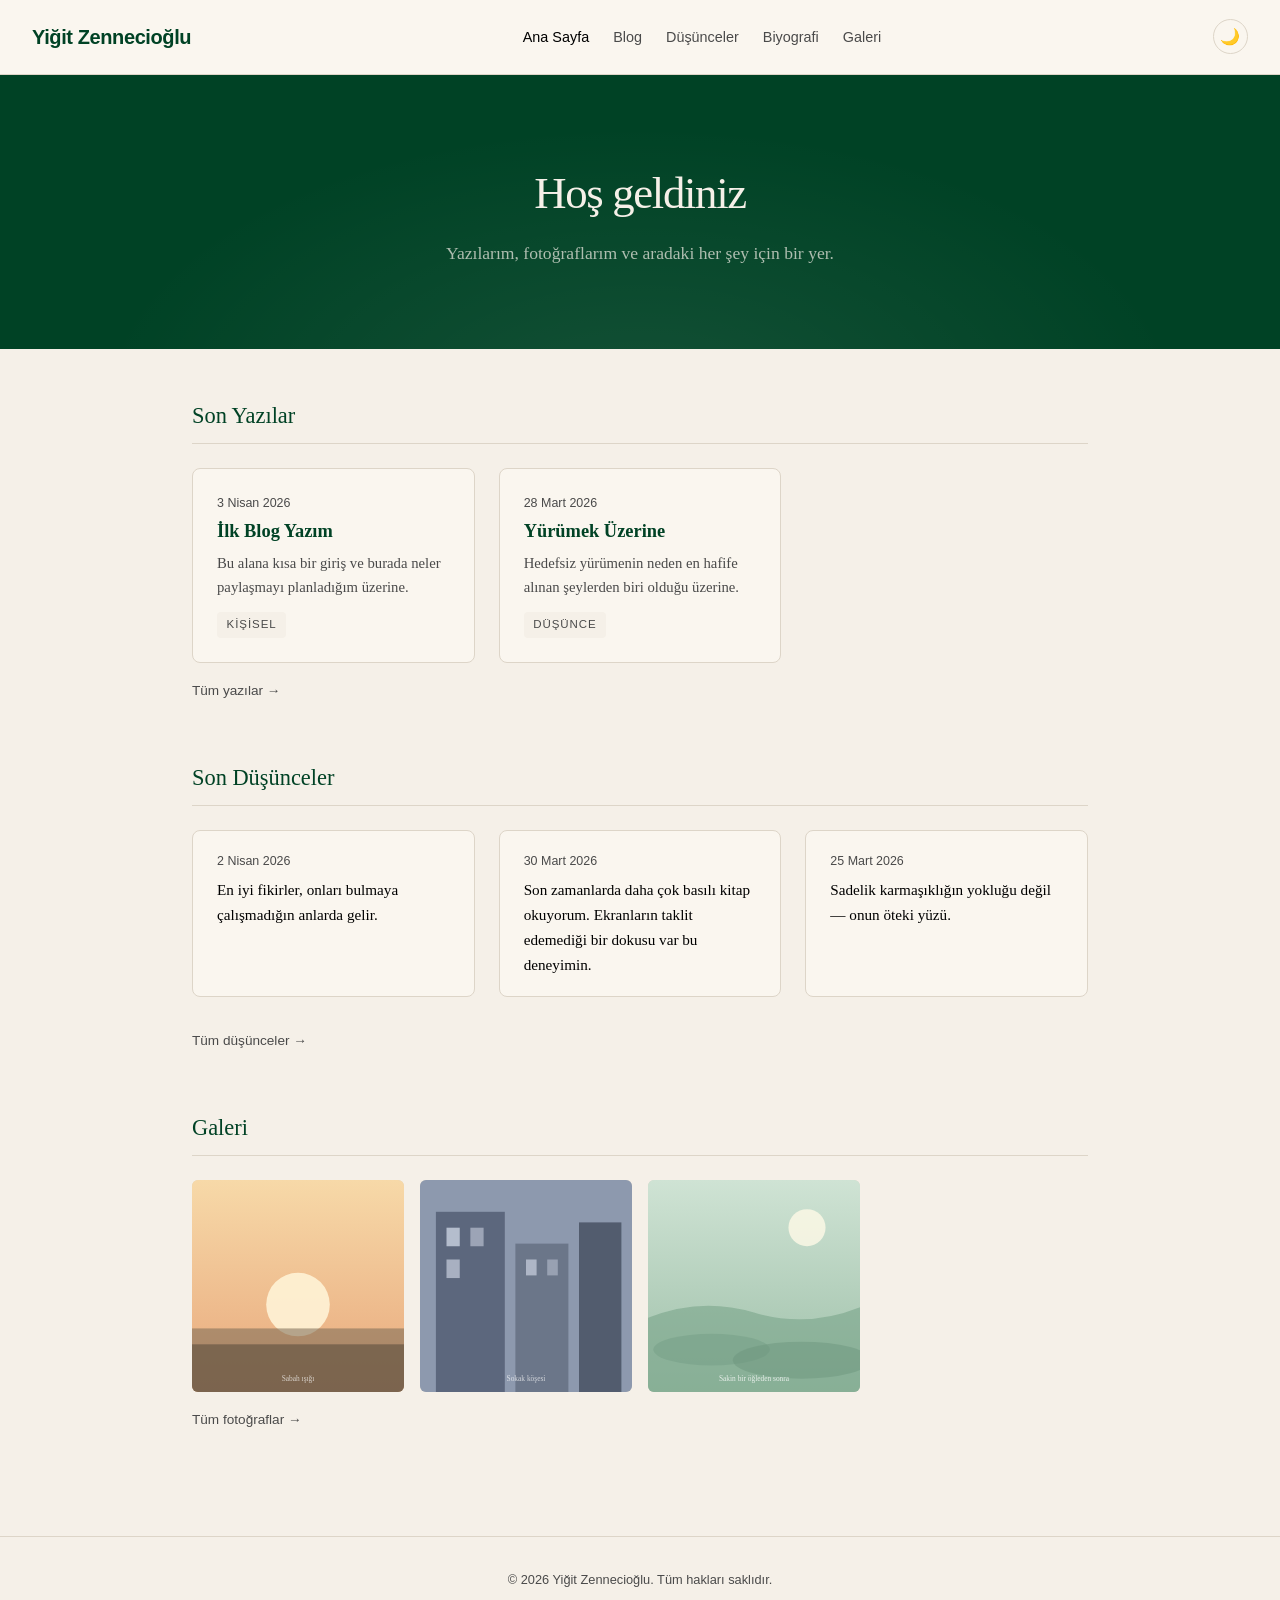
<file: index.html>
<!DOCTYPE html>
<html lang="tr">
<head>
  <meta charset="UTF-8">
  <meta name="viewport" content="width=device-width, initial-scale=1.0">
  <title>Yiğit Zennecioğlu — Kişisel Site</title>
  <meta name="description" content="Yiğit Zennecioğlu'nun kişisel sitesi: blog yazıları, kısa düşünceler ve fotoğraflar.">
  <meta property="og:title" content="Yiğit Zennecioğlu — Kişisel Site">
  <meta property="og:description" content="Blog yazıları, kısa düşünceler ve fotoğraflar.">
  <meta property="og:type" content="website">
  <link rel="icon" type="image/svg+xml" href="favicon.svg">
  <link rel="alternate" type="application/rss+xml" title="Blog RSS" href="feed.xml">
  <link rel="stylesheet" href="css/style.css">
  <script>const t = localStorage.getItem('theme'); if (t) document.documentElement.dataset.theme = t;</script>
</head>
<body>

  <nav class="nav">
    <a href="index.html" class="nav-logo">Yiğit Zennecioğlu</a>
    <div class="nav-links">
      <a href="index.html" class="active">Ana Sayfa</a>
      <a href="blog.html">Blog</a>
      <a href="thoughts.html">Düşünceler</a>
      <a href="biography.html">Biyografi</a>
      <a href="gallery.html">Galeri</a>
    </div>
    <div class="nav-right">
      <button class="theme-toggle" aria-label="Tema değiştir"></button>
      <button class="nav-toggle" aria-label="Menüyü aç/kapat" aria-expanded="false">&#9776;</button>
    </div>
  </nav>

  <header class="hero">
    <div class="hero-content">
      <h1>Hoş geldiniz</h1>
      <p>Yazılarım, fotoğraflarım ve aradaki her şey için bir yer.</p>
    </div>
  </header>

  <main class="container">

    <section class="home-section">
      <h2>Son Yazılar</h2>
      <div class="card-grid" id="latest-blogs">
        <!-- JS ile doldurulur -->
      </div>
      <a href="blog.html" class="see-all">Tüm yazılar &rarr;</a>
    </section>

    <section class="home-section">
      <h2>Son Düşünceler</h2>
      <div class="card-grid" id="latest-thoughts">
        <!-- JS ile doldurulur -->
      </div>
      <a href="thoughts.html" class="see-all">Tüm düşünceler &rarr;</a>
    </section>

    <section class="home-section">
      <h2>Galeri</h2>
      <div class="gallery-preview" id="gallery-preview">
        <!-- JS ile doldurulur -->
      </div>
      <a href="gallery.html" class="see-all">Tüm fotoğraflar &rarr;</a>
    </section>

  </main>

  <footer class="footer">
    <p>&copy; <span id="year">2026</span> Yiğit Zennecioğlu. Tüm hakları saklıdır.</p>
  </footer>

  <script src="js/content.js"></script>
  <script src="js/main.js"></script>
</body>
</html>
</file>
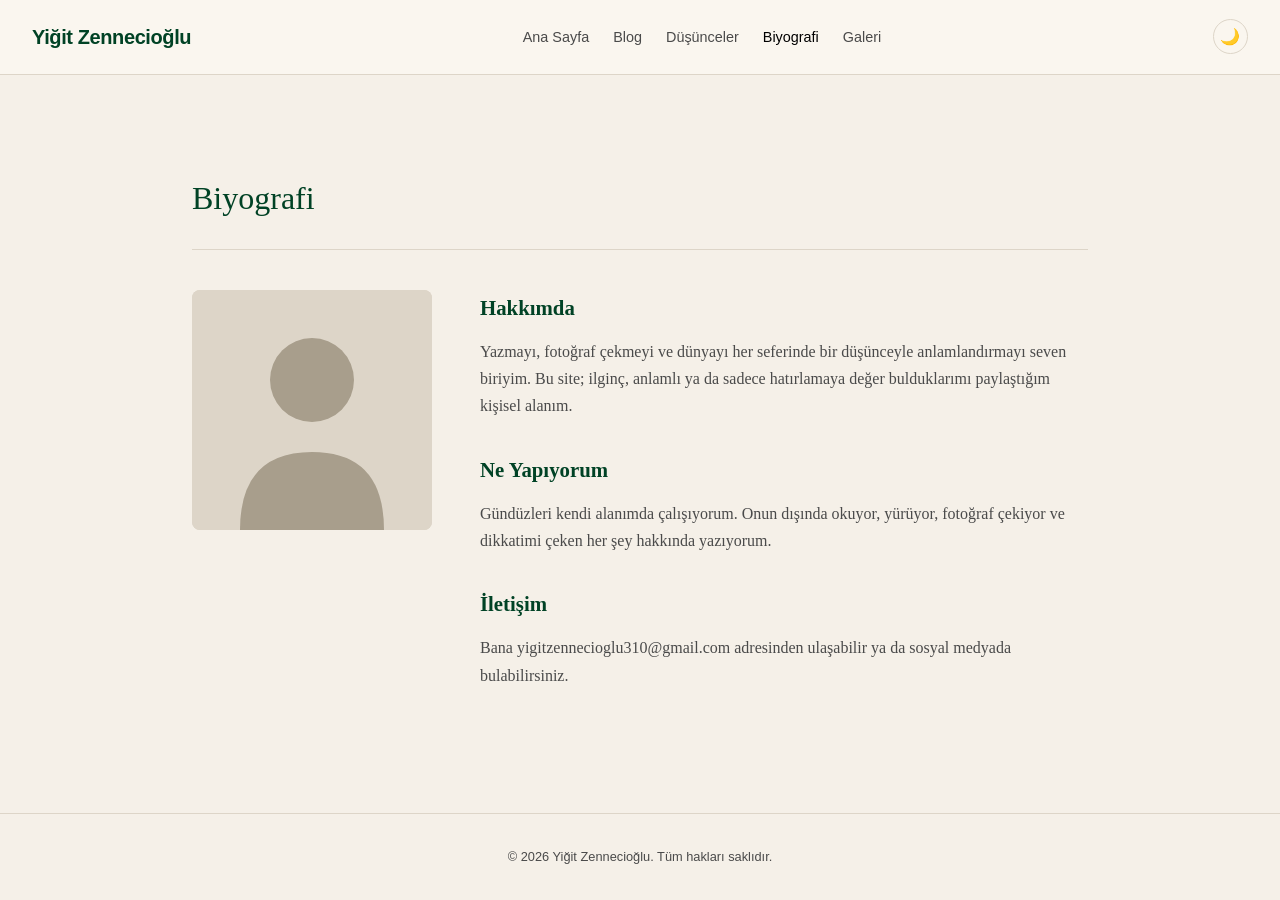
<file: biography.html>
<!DOCTYPE html>
<html lang="tr">
<head>
  <meta charset="UTF-8">
  <meta name="viewport" content="width=device-width, initial-scale=1.0">
  <title>Biyografi — Yiğit Zennecioğlu</title>
  <meta name="description" content="Yiğit Zennecioğlu hakkında: kim olduğum, ne yaptığım ve bana nasıl ulaşabileceğiniz.">
  <meta property="og:title" content="Biyografi — Yiğit Zennecioğlu">
  <meta property="og:description" content="Kim olduğum, ne yaptığım ve bana nasıl ulaşabileceğiniz.">
  <meta property="og:type" content="profile">
  <link rel="icon" type="image/svg+xml" href="favicon.svg">
  <link rel="alternate" type="application/rss+xml" title="Blog RSS" href="feed.xml">
  <link rel="stylesheet" href="css/style.css">
  <script>const t = localStorage.getItem('theme'); if (t) document.documentElement.dataset.theme = t;</script>
</head>
<body>
  <nav class="nav">
    <a href="index.html" class="nav-logo">Yiğit Zennecioğlu</a>
    <div class="nav-links">
      <a href="index.html">Ana Sayfa</a>
      <a href="blog.html">Blog</a>
      <a href="thoughts.html">Düşünceler</a>
      <a href="biography.html">Biyografi</a>
      <a href="gallery.html">Galeri</a>
    </div>
    <div class="nav-right">
      <button class="theme-toggle" aria-label="Tema değiştir"></button>
      <button class="nav-toggle" aria-label="Menüyü aç/kapat" aria-expanded="false">&#9776;</button>
    </div>
  </nav>
  <main class="container">
    <div class="page-header">
      <h1>Biyografi</h1>
    </div>
    <div id="bio-content"></div>
  </main>
  <footer class="footer">
    <p>&copy; <span id="year">2026</span> Yiğit Zennecioğlu. Tüm hakları saklıdır.</p>
  </footer>
  <script src="js/content.js"></script>
  <script src="js/main.js"></script>
</body>
</html>
</file>
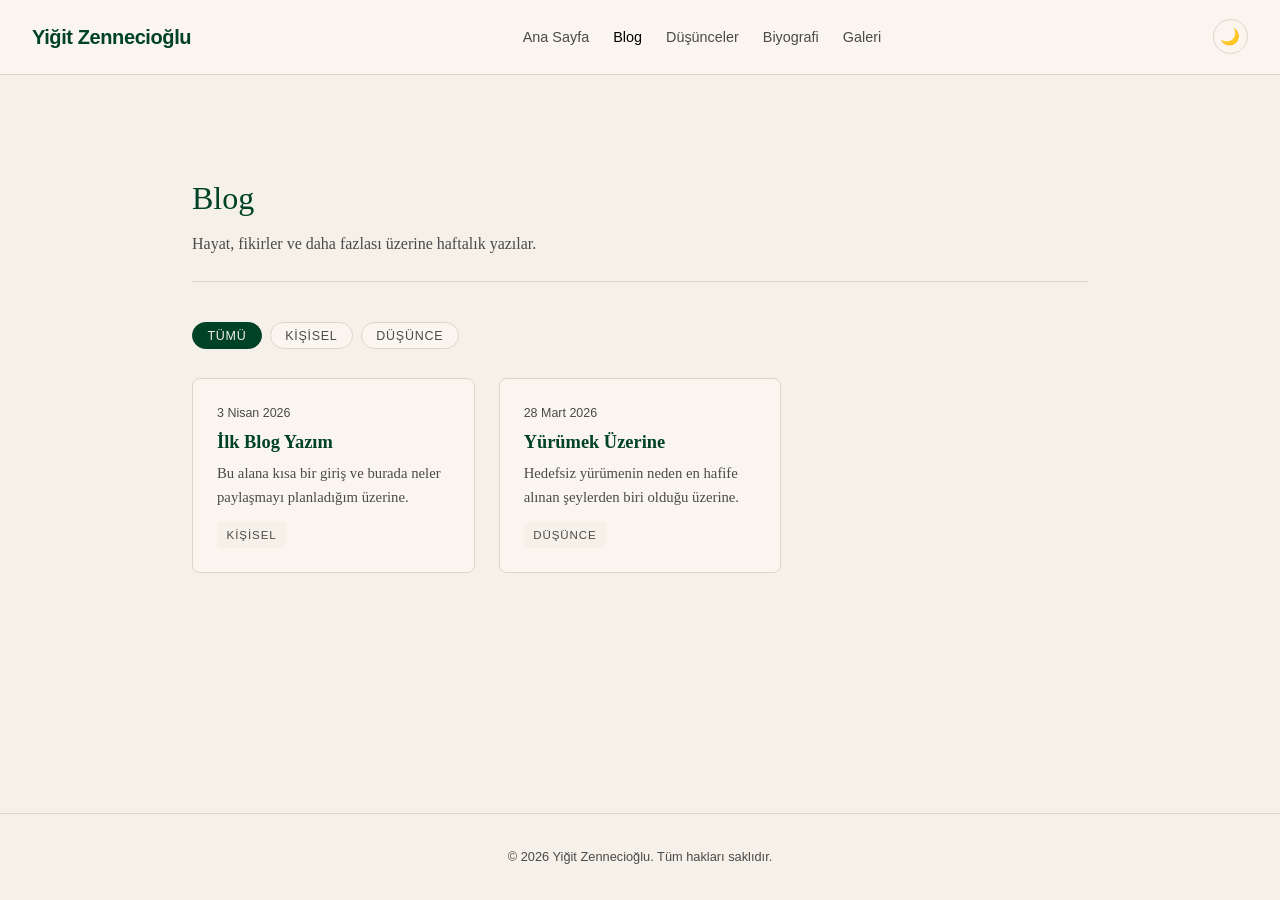
<file: blog.html>
<!DOCTYPE html>
<html lang="tr">
<head>
  <meta charset="UTF-8">
  <meta name="viewport" content="width=device-width, initial-scale=1.0">
  <title>Blog — Yiğit Zennecioğlu</title>
  <meta name="description" content="Hayat, fikirler ve daha fazlası üzerine haftalık yazılar.">
  <meta property="og:title" content="Blog — Yiğit Zennecioğlu">
  <meta property="og:description" content="Hayat, fikirler ve daha fazlası üzerine haftalık yazılar.">
  <meta property="og:type" content="website">
  <link rel="icon" type="image/svg+xml" href="favicon.svg">
  <link rel="alternate" type="application/rss+xml" title="Blog RSS" href="feed.xml">
  <link rel="stylesheet" href="css/style.css">
  <script>const t = localStorage.getItem('theme'); if (t) document.documentElement.dataset.theme = t;</script>
</head>
<body>
  <nav class="nav">
    <a href="index.html" class="nav-logo">Yiğit Zennecioğlu</a>
    <div class="nav-links">
      <a href="index.html">Ana Sayfa</a>
      <a href="blog.html">Blog</a>
      <a href="thoughts.html">Düşünceler</a>
      <a href="biography.html">Biyografi</a>
      <a href="gallery.html">Galeri</a>
    </div>
    <div class="nav-right">
      <button class="theme-toggle" aria-label="Tema değiştir"></button>
      <button class="nav-toggle" aria-label="Menüyü aç/kapat" aria-expanded="false">&#9776;</button>
    </div>
  </nav>
  <main class="container">
    <div class="page-header">
      <h1>Blog</h1>
      <p>Hayat, fikirler ve daha fazlası üzerine haftalık yazılar.</p>
    </div>
    <div class="tag-filter" id="tag-filter"></div>
    <div class="card-grid" id="blog-list"></div>
  </main>
  <footer class="footer">
    <p>&copy; <span id="year">2026</span> Yiğit Zennecioğlu. Tüm hakları saklıdır.</p>
  </footer>
  <script src="js/content.js"></script>
  <script src="js/main.js"></script>
</body>
</html>
</file>
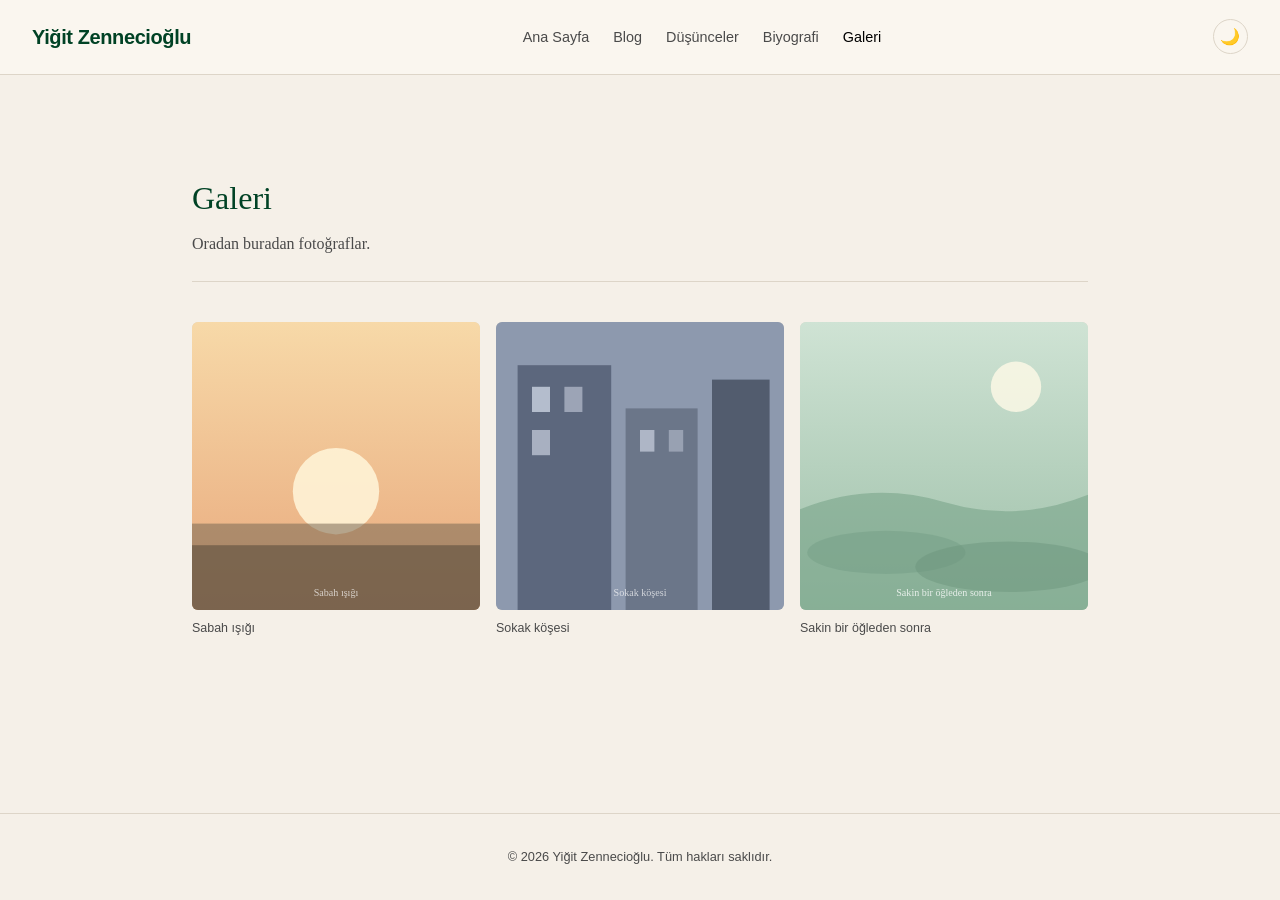
<file: gallery.html>
<!DOCTYPE html>
<html lang="tr">
<head>
  <meta charset="UTF-8">
  <meta name="viewport" content="width=device-width, initial-scale=1.0">
  <title>Galeri — Yiğit Zennecioğlu</title>
  <meta name="description" content="Oradan buradan fotoğraflar.">
  <meta property="og:title" content="Galeri — Yiğit Zennecioğlu">
  <meta property="og:description" content="Oradan buradan fotoğraflar.">
  <meta property="og:type" content="website">
  <link rel="icon" type="image/svg+xml" href="favicon.svg">
  <link rel="alternate" type="application/rss+xml" title="Blog RSS" href="feed.xml">
  <link rel="stylesheet" href="css/style.css">
  <script>const t = localStorage.getItem('theme'); if (t) document.documentElement.dataset.theme = t;</script>
</head>
<body>
  <nav class="nav">
    <a href="index.html" class="nav-logo">Yiğit Zennecioğlu</a>
    <div class="nav-links">
      <a href="index.html">Ana Sayfa</a>
      <a href="blog.html">Blog</a>
      <a href="thoughts.html">Düşünceler</a>
      <a href="biography.html">Biyografi</a>
      <a href="gallery.html">Galeri</a>
    </div>
    <div class="nav-right">
      <button class="theme-toggle" aria-label="Tema değiştir"></button>
      <button class="nav-toggle" aria-label="Menüyü aç/kapat" aria-expanded="false">&#9776;</button>
    </div>
  </nav>
  <main class="container">
    <div class="page-header">
      <h1>Galeri</h1>
      <p>Oradan buradan fotoğraflar.</p>
    </div>
    <div class="gallery-grid" id="gallery-grid"></div>
  </main>
  <footer class="footer">
    <p>&copy; <span id="year">2026</span> Yiğit Zennecioğlu. Tüm hakları saklıdır.</p>
  </footer>
  <script src="js/content.js"></script>
  <script src="js/main.js"></script>
</body>
</html>
</file>
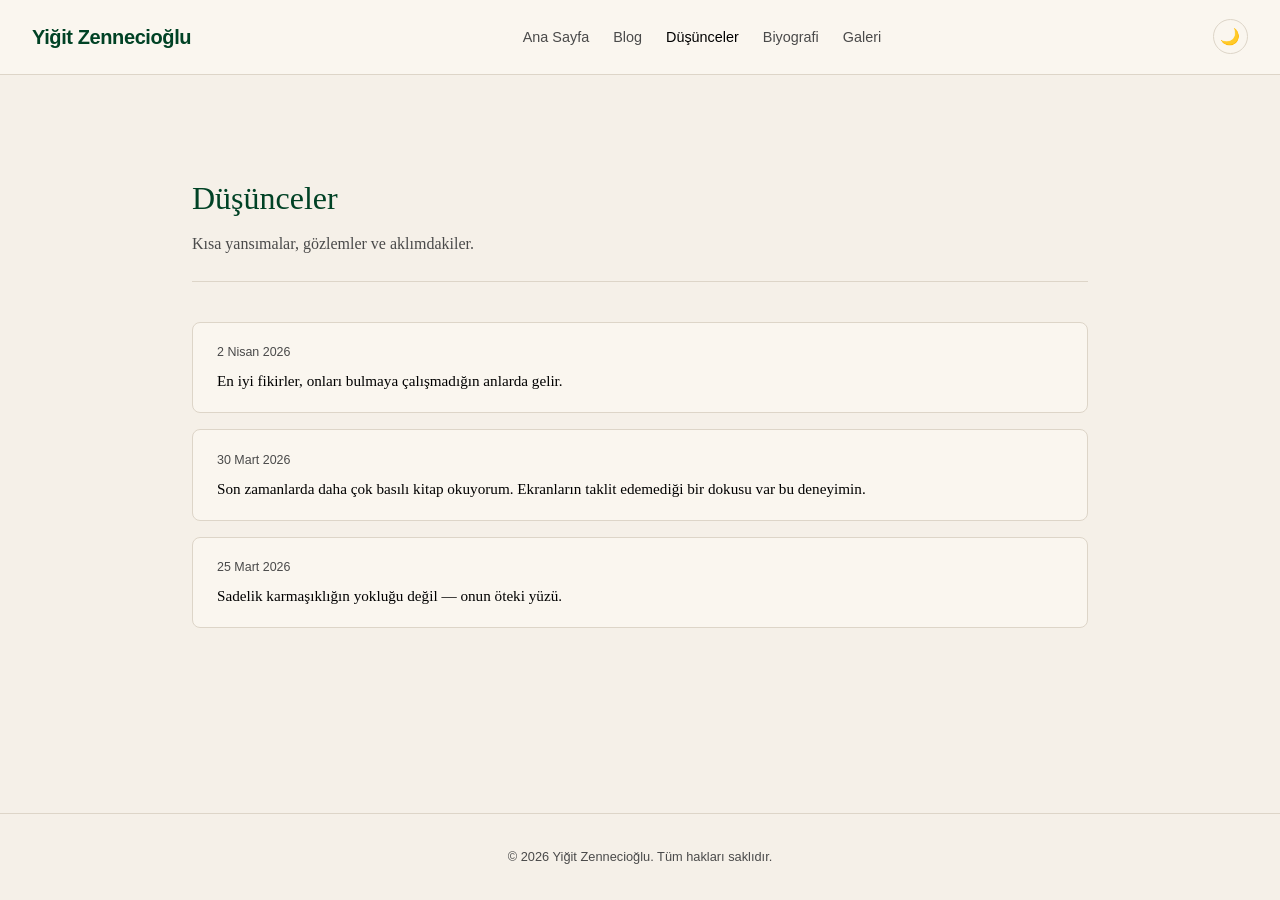
<file: thoughts.html>
<!DOCTYPE html>
<html lang="tr">
<head>
  <meta charset="UTF-8">
  <meta name="viewport" content="width=device-width, initial-scale=1.0">
  <title>Düşünceler — Yiğit Zennecioğlu</title>
  <meta name="description" content="Kısa yansımalar, gözlemler ve aklımdakiler.">
  <meta property="og:title" content="Düşünceler — Yiğit Zennecioğlu">
  <meta property="og:description" content="Kısa yansımalar, gözlemler ve aklımdakiler.">
  <meta property="og:type" content="website">
  <link rel="icon" type="image/svg+xml" href="favicon.svg">
  <link rel="alternate" type="application/rss+xml" title="Blog RSS" href="feed.xml">
  <link rel="stylesheet" href="css/style.css">
  <script>const t = localStorage.getItem('theme'); if (t) document.documentElement.dataset.theme = t;</script>
</head>
<body>
  <nav class="nav">
    <a href="index.html" class="nav-logo">Yiğit Zennecioğlu</a>
    <div class="nav-links">
      <a href="index.html">Ana Sayfa</a>
      <a href="blog.html">Blog</a>
      <a href="thoughts.html">Düşünceler</a>
      <a href="biography.html">Biyografi</a>
      <a href="gallery.html">Galeri</a>
    </div>
    <div class="nav-right">
      <button class="theme-toggle" aria-label="Tema değiştir"></button>
      <button class="nav-toggle" aria-label="Menüyü aç/kapat" aria-expanded="false">&#9776;</button>
    </div>
  </nav>
  <main class="container">
    <div class="page-header">
      <h1>Düşünceler</h1>
      <p>Kısa yansımalar, gözlemler ve aklımdakiler.</p>
    </div>
    <div id="thoughts-list"></div>
  </main>
  <footer class="footer">
    <p>&copy; <span id="year">2026</span> Yiğit Zennecioğlu. Tüm hakları saklıdır.</p>
  </footer>
  <script src="js/content.js"></script>
  <script src="js/main.js"></script>
</body>
</html>
</file>
<file: css/style.css>
/* === Reset & Base === */
*, *::before, *::after { margin: 0; padding: 0; box-sizing: border-box; }

:root {
  --bg: #f5f0e8;
  --text: #000000;
  --text-muted: #4a4a4a;
  --heading: #004225;
  --accent: #004225;
  --border: #ddd5c8;
  --card-bg: #faf6ef;
  --hero-bg: #004225;
  --hero-text: #f5f0e8;
  --shadow: rgba(0, 0, 0, 0.06);
  --overlay: rgba(0, 0, 0, 0.85);
  --max-width: 960px;
  --font: 'Georgia', 'Times New Roman', serif;
  --font-sans: -apple-system, BlinkMacSystemFont, 'Segoe UI', sans-serif;
}

/* Karanlık mod: sistem tercihi (kullanıcı elle seçmediyse) */
@media (prefers-color-scheme: dark) {
  :root:not([data-theme="light"]) {
    --bg: #1b1b18;
    --text: #e8e4db;
    --text-muted: #a8a49a;
    --heading: #8fc9a8;
    --accent: #8fc9a8;
    --border: #35352f;
    --card-bg: #242420;
    --hero-bg: #06301f;
    --hero-text: #e8e4db;
    --shadow: rgba(0, 0, 0, 0.4);
  }
}

/* Karanlık mod: elle seçim */
:root[data-theme="dark"] {
  --bg: #1b1b18;
  --text: #e8e4db;
  --text-muted: #a8a49a;
  --heading: #8fc9a8;
  --accent: #8fc9a8;
  --border: #35352f;
  --card-bg: #242420;
  --hero-bg: #06301f;
  --hero-text: #e8e4db;
  --shadow: rgba(0, 0, 0, 0.4);
}

html { scroll-behavior: smooth; }

body {
  font-family: var(--font);
  background: var(--bg);
  color: var(--text);
  line-height: 1.7;
  min-height: 100vh;
  display: flex;
  flex-direction: column;
  transition: background 0.3s, color 0.3s;
}

a { color: var(--text); text-decoration: none; }
img { max-width: 100%; display: block; }
h1, h2, h3, h4, h5, h6 { color: var(--heading); }

/* === Nav === */
.nav {
  display: flex;
  align-items: center;
  justify-content: space-between;
  padding: 1.2rem 2rem;
  border-bottom: 1px solid var(--border);
  background: var(--card-bg);
  position: sticky;
  top: 0;
  z-index: 100;
}

.nav-logo {
  font-size: 1.25rem;
  font-weight: 700;
  letter-spacing: -0.02em;
  font-family: var(--font-sans);
  color: var(--heading);
}

.nav-right {
  display: flex;
  align-items: center;
  gap: 0.8rem;
}

.nav-links {
  display: none;
  flex-direction: column;
  position: absolute;
  top: 100%;
  left: 0;
  right: 0;
  background: var(--card-bg);
  border-bottom: 1px solid var(--border);
  padding: 1rem 2rem;
  gap: 1rem;
}

.nav-links.open { display: flex; }

.nav-links a {
  font-family: var(--font-sans);
  font-size: 0.9rem;
  color: var(--text-muted);
  transition: color 0.2s;
}

.nav-links a:hover,
.nav-links a.active { color: var(--text); }

.nav-toggle {
  display: block;
  background: none;
  border: none;
  font-size: 1.5rem;
  cursor: pointer;
  color: var(--heading);
}

.theme-toggle {
  background: none;
  border: 1px solid var(--border);
  border-radius: 50%;
  width: 2.2rem;
  height: 2.2rem;
  font-size: 1rem;
  cursor: pointer;
  color: var(--heading);
  display: flex;
  align-items: center;
  justify-content: center;
  transition: background 0.2s;
}

.theme-toggle:hover { background: var(--bg); }

/* Masaüstü: menü yatay, hamburger gizli */
@media (min-width: 769px) {
  .nav-links {
    display: flex;
    flex-direction: row;
    position: static;
    background: none;
    border: none;
    padding: 0;
    gap: 1.5rem;
  }
  .nav-toggle { display: none; }
}

/* === Hero === */
.hero {
  background: var(--hero-bg);
  color: var(--hero-text);
  padding: 5rem 2rem;
  text-align: center;
  background-image: radial-gradient(ellipse at 50% 120%, rgba(255,255,255,0.08), transparent 60%);
}

.hero h1 {
  font-size: 2.8rem;
  font-weight: 400;
  margin-bottom: 0.5rem;
  letter-spacing: -0.03em;
  color: var(--hero-text);
}

.hero p {
  font-size: 1.1rem;
  opacity: 0.7;
  max-width: 500px;
  margin: 0 auto;
}

/* === Container === */
.container {
  max-width: var(--max-width);
  margin: 0 auto;
  padding: 3rem 2rem;
  flex: 1;
  width: 100%;
}

/* === Home Sections === */
.home-section { margin-bottom: 3.5rem; }

.home-section h2 {
  font-size: 1.4rem;
  font-weight: 400;
  margin-bottom: 1.5rem;
  padding-bottom: 0.5rem;
  border-bottom: 1px solid var(--border);
}

.see-all {
  display: inline-block;
  margin-top: 1rem;
  font-family: var(--font-sans);
  font-size: 0.85rem;
  color: var(--text-muted);
  transition: color 0.2s;
}

.see-all:hover { color: var(--text); }

/* === Cards === */
.card-grid {
  display: grid;
  grid-template-columns: repeat(auto-fill, minmax(280px, 1fr));
  gap: 1.5rem;
}

.card {
  background: var(--card-bg);
  border: 1px solid var(--border);
  border-radius: 8px;
  padding: 1.5rem;
  transition: box-shadow 0.25s, transform 0.25s;
}

.card:hover {
  box-shadow: 0 6px 20px var(--shadow);
  transform: translateY(-3px);
}

.card-date {
  font-family: var(--font-sans);
  font-size: 0.78rem;
  color: var(--text-muted);
  margin-bottom: 0.4rem;
}

.card h3 {
  font-size: 1.15rem;
  font-weight: 600;
  margin-bottom: 0.5rem;
  line-height: 1.3;
}

.card p {
  font-size: 0.92rem;
  color: var(--text-muted);
  line-height: 1.6;
}

.card-tag {
  display: inline-block;
  margin-top: 0.8rem;
  font-family: var(--font-sans);
  font-size: 0.72rem;
  text-transform: uppercase;
  letter-spacing: 0.08em;
  color: var(--text-muted);
  background: var(--bg);
  padding: 0.2rem 0.6rem;
  border-radius: 4px;
}

/* === Etiket Filtresi === */
.tag-filter {
  display: flex;
  flex-wrap: wrap;
  gap: 0.5rem;
  margin-bottom: 1.8rem;
}

.tag-filter button {
  font-family: var(--font-sans);
  font-size: 0.78rem;
  text-transform: uppercase;
  letter-spacing: 0.06em;
  color: var(--text-muted);
  background: var(--card-bg);
  border: 1px solid var(--border);
  padding: 0.35rem 0.9rem;
  border-radius: 999px;
  cursor: pointer;
  transition: all 0.2s;
}

.tag-filter button:hover { color: var(--text); border-color: var(--text-muted); }

.tag-filter button.active {
  background: var(--accent);
  color: var(--hero-text);
  border-color: var(--accent);
}

/* === Page Header === */
.page-header {
  padding: 3rem 0 1.5rem;
  border-bottom: 1px solid var(--border);
  margin-bottom: 2.5rem;
}

.page-header h1 {
  font-size: 2rem;
  font-weight: 400;
}

.page-header p {
  color: var(--text-muted);
  margin-top: 0.3rem;
  font-size: 1rem;
}

/* === Blog Post / Thought Detail === */
.post-content {
  max-width: 680px;
}

.post-content h1 {
  font-size: 2rem;
  font-weight: 400;
  margin-bottom: 0.3rem;
}

.post-meta {
  font-family: var(--font-sans);
  font-size: 0.82rem;
  color: var(--text-muted);
  margin-bottom: 2rem;
}

.post-content p { margin-bottom: 1.4rem; }

.post-content img {
  border-radius: 6px;
  margin: 1.5rem 0;
}

.post-content blockquote {
  border-left: 3px solid var(--border);
  padding-left: 1.2rem;
  color: var(--text-muted);
  font-style: italic;
  margin: 1.5rem 0;
}

.back-link {
  display: inline-block;
  margin-bottom: 2rem;
  font-family: var(--font-sans);
  font-size: 0.85rem;
  color: var(--text-muted);
}

.back-link:hover { color: var(--text); }

.not-found {
  text-align: center;
  padding: 4rem 1rem;
}

.not-found h1 { margin-bottom: 0.8rem; }
.not-found p { color: var(--text-muted); margin-bottom: 1.5rem; }

/* === Biography === */
.bio-layout {
  display: grid;
  grid-template-columns: 240px 1fr;
  gap: 3rem;
  align-items: start;
}

.bio-photo {
  width: 100%;
  border-radius: 8px;
  aspect-ratio: 1;
  object-fit: cover;
  background: var(--border);
}

.bio-text h2 {
  font-size: 1.3rem;
  font-weight: 600;
  margin: 2rem 0 0.8rem;
}

.bio-text h2:first-child { margin-top: 0; }

.bio-text p { margin-bottom: 1rem; color: var(--text-muted); }

/* === Gallery === */
.gallery-grid {
  display: grid;
  grid-template-columns: repeat(auto-fill, minmax(220px, 1fr));
  gap: 1rem;
}

.gallery-preview {
  display: grid;
  grid-template-columns: repeat(auto-fill, minmax(180px, 1fr));
  gap: 1rem;
}

.gallery-item {
  border-radius: 6px;
  overflow: hidden;
  aspect-ratio: 1;
  background: var(--border);
  cursor: pointer;
}

.gallery-item img {
  width: 100%;
  height: 100%;
  object-fit: cover;
  transition: transform 0.3s;
}

.gallery-item:hover img { transform: scale(1.03); }

.gallery-caption {
  font-family: var(--font-sans);
  font-size: 0.78rem;
  color: var(--text-muted);
  padding: 0.5rem 0;
}

/* === Lightbox === */
.lightbox {
  position: fixed;
  inset: 0;
  background: var(--overlay);
  display: none;
  align-items: center;
  justify-content: center;
  flex-direction: column;
  z-index: 200;
  padding: 2rem;
  cursor: zoom-out;
}

.lightbox.open { display: flex; }

.lightbox img {
  max-width: 90vw;
  max-height: 80vh;
  border-radius: 6px;
  object-fit: contain;
}

.lightbox-caption {
  font-family: var(--font-sans);
  color: #fff;
  font-size: 0.9rem;
  margin-top: 1rem;
  opacity: 0.8;
}

.lightbox-close {
  position: absolute;
  top: 1.2rem;
  right: 1.5rem;
  background: none;
  border: none;
  color: #fff;
  font-size: 2rem;
  cursor: pointer;
  line-height: 1;
}

/* === Thought Card (compact) === */
.thought-card {
  background: var(--card-bg);
  border: 1px solid var(--border);
  border-radius: 8px;
  padding: 1.2rem 1.5rem;
  margin-bottom: 1rem;
}

.thought-card .card-date { margin-bottom: 0.3rem; }

.thought-card p {
  font-size: 0.95rem;
  line-height: 1.65;
}

/* === Footer === */
.footer {
  text-align: center;
  padding: 2rem;
  border-top: 1px solid var(--border);
  font-family: var(--font-sans);
  font-size: 0.8rem;
  color: var(--text-muted);
}

/* === Mobile === */
@media (max-width: 768px) {
  .hero { padding: 3.5rem 1.5rem; }
  .hero h1 { font-size: 2rem; }
  .container { padding: 2rem 1.2rem; }
  .bio-layout { grid-template-columns: 1fr; }
  .bio-photo { max-width: 200px; }
  .card-grid { grid-template-columns: 1fr; }
}
</file>
